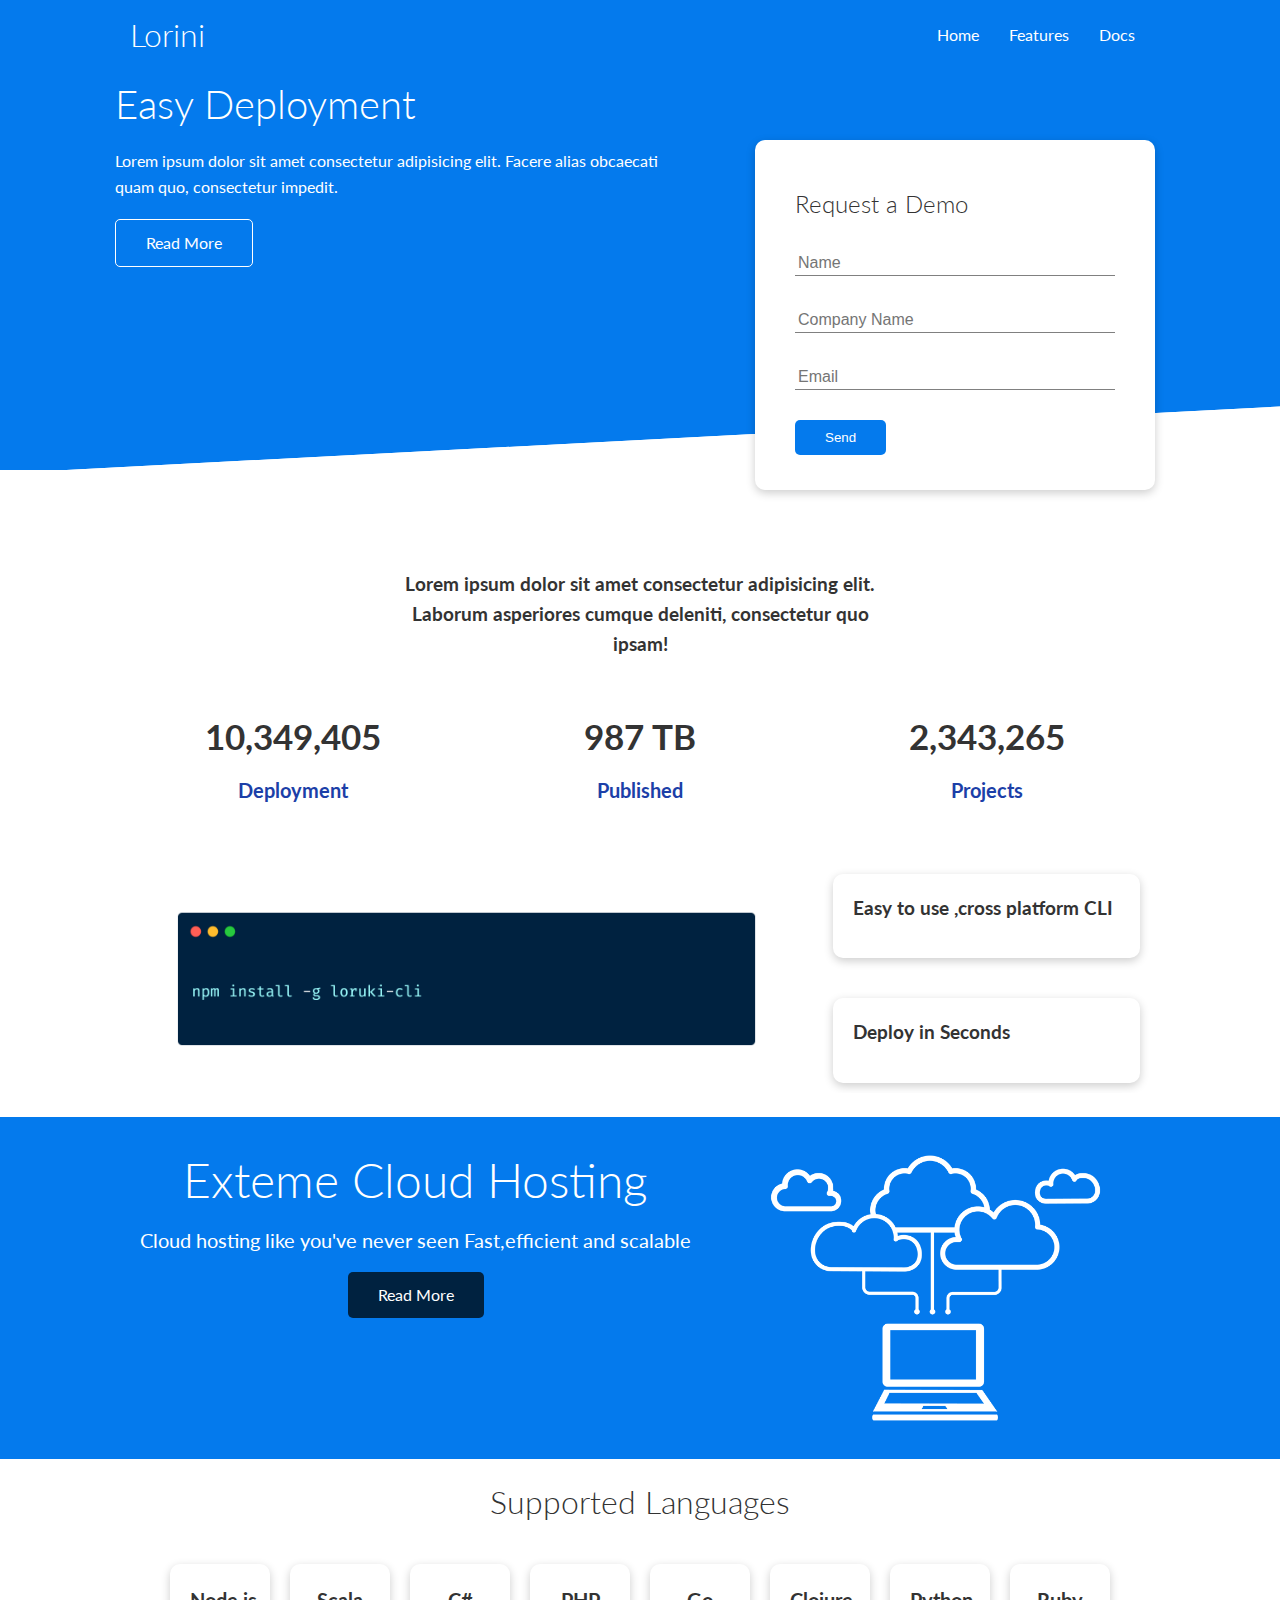
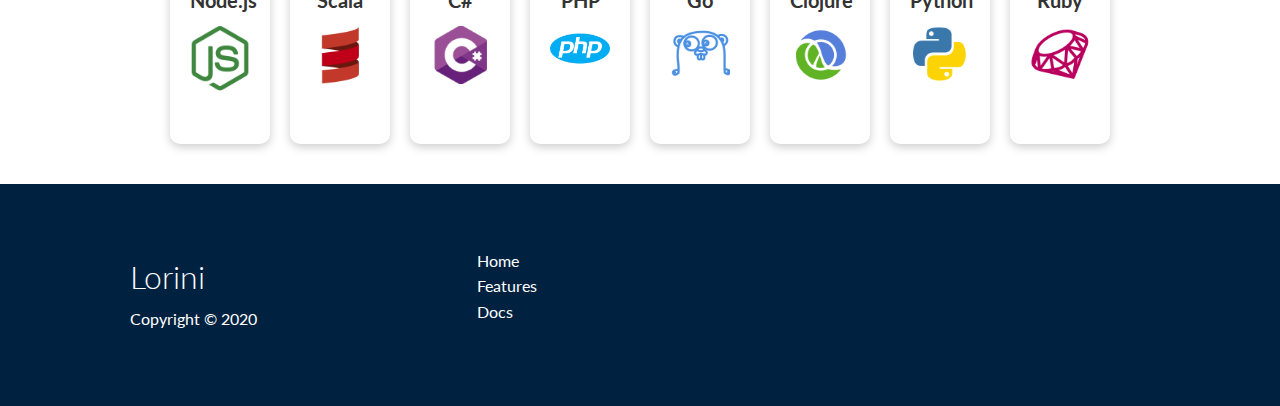
<file: index.html>
<!DOCTYPE html>
<html lang="en">
<head>
    <meta charset="UTF-8">
    <meta name="viewport" content="width=device-width, initial-scale=1.0">
    <link rel="stylesheet" href="https://cdnjs.cloudflare.com/ajax/libs/font-awesome/5.15.1/css/all.min.css" integrity="sha512-+4zCK9k+qNFUR5X+cKL9EIR+ZOhtIloNl9GIKS57V1MyNsYpYcUrUeQc9vNfzsWfV28IaLL3i96P9sdNyeRssA==" crossorigin="anonymous" />
    <link rel="stylesheet" href="utilites.css">
    <link rel="stylesheet" href="style.css">
    <title>Lorini</title>
</head>
<body>
    <!--navbar-->
    <div class="navbar">
        <div class="container flex">
            <h1 class="logo">Lorini</h1>
            <nav>
                <ul>
                    <li><a href="index.html">Home</a></li>
                    <li><a href="features.html">Features</a></li>
                    <li><a href="Docs.html">Docs</a></li>
                </ul>
            </nav>
        </div>
    </div>
   <!--ShowCase-->
   <section class="showcase">
       <div class="container grid">
          <div class="showcase-text">
              <h1>Easy Deployment</h1>
              <p>Lorem ipsum dolor sit amet
                   consectetur adipisicing elit. 
                   Facere alias obcaecati quam quo,
                    consectetur impedit.</p>
                    <a href="features.html" class="btn btn-outline">Read More</a>
          </div>  
          <div class="showcase-form card">
              <h2>Request a Demo</h2>
              <form>
                  <div class="form-control">
                      <input type="text" name="name" placeholder="Name" required>
                  </div>
                  <div class="form-control">
                      <input type="text" name="company" placeholder="Company Name" required>
                  </div>
                  <div class="form-control">
                      <input type="email" name="email" placeholder="Email" required>  
                  </div>
                  <input type="submit" value="Send" class="btn btn-primary">
               </form>
          </div>
       </div>
   </section>
   <section class="stats">
       <div class="container">
           <h3 class="stats-heading text-center my-1">
               Lorem ipsum dolor sit amet consectetur adipisicing elit. Laborum asperiores cumque deleniti, consectetur quo ipsam!
           </h3>
           <div class="grid grid-3 text-center my-4">
               <div>
                   <i class="fas fa-server fa-3x"></i>
                   <h3>10,349,405</h3>
                   <p class="text-secondary">Deployment</p>
               </div>
               <div>
                <i class="fas fa-upload fa-3x"></i>
                <h3>987 TB</h3>
                <p class="text-secondary">Published</p>
               </div>
               <div>
                <i class="fas fa-project-diagram fa-3x"></i>
                <h3>2,343,265</h3>
                <p class="text-secondary">Projects</p>
               </div>
           </div>
       </div>
   </section>

   <!-- ClI -->
   <section class="cli">
       <div class="container grid">
           <img src="images/cli.png" alt="">
           <div class="card">
               <h3>Easy to use ,cross platform CLI</h3>
           </div>
           <div class="card">
               <h3>Deploy in Seconds</h3>
           </div>
       </div>
   </section>

   <!-- Cloud -->
   <section class="cloud bg-primary my-2 py-2">
       <div class="container grid">
           <div class="text-center">
               <h2 class="lg">Exteme Cloud Hosting</h2>
               <p class="lead my-1">Cloud hosting like you've never seen 
                   Fast,efficient and scalable
               </p>
               <a href="features.html" class="btn btn-dark">Read More</a>
           </div>
           <img src="images/cloud.png" alt="">
       </div>
   </section>

   <!-- Languages -->
   <section class="languages">
       <h2 class="md text-center my-2">
           Supported Languages
       </h2>
       <div class="container flex">
           <div class="card">
               <h4>Node.js</h4>
               <img src="images/logos/node.png" alt="">
           </div>
           <div class="card">
               <h4>Scala</h4>
               <img src="images/logos/scala.png" alt="">
           </div>
           <div class="card">
               <h4>C#</h4>
               <img src="images/logos/csharp.png" alt="">
           </div>
           <div class="card">
               <h4>PHP<h4>
               <img src="images/logos/php.png" alt="">
           </div>
           <div class="card">
               <h4>Go<h4>
               <img src="images/logos/go.png" alt="">
           </div>
           <div class="card">
               <h4>Clojure</h4>
               <img src="images/logos/clojure.png" alt="">
           </div>
           <div class="card">
               <h4>Python</h4>
               <img src="images/logos/python.png" alt="">
           </div>
           <div class="card">
               <h4>Ruby</h4>
               <img src="images/logos/ruby.png" alt="">
           </div>
       </div>
   </section>

   <!-- footer -->
   <footer class="footer bg-dark py-5">
       <div class="container grid grid-3">
           <div>
               <h1>Lorini</h1>
               <p>Copyright &copy; 2020</p>
           </div>
           <nav>
               <ul>
                   <li><a href="index.html">Home</a></li>
                   <li><a href="features.html">Features</a></li>
                   <li><a href="docs.html">Docs</a></li>
               </ul>
           </nav>
           <div class="social">
               <a href="#"><i class="fab fa-github fa-2x"></i></a>
               <a href="#"><i class="fab fa-facebook fa-2x"></i></a>
               <a href="#"><i class="fab fa-instagram fa-2x"></i></a>
               <a href="#"><i class="fab fa-twitter fa-2x"></i></a>
           </div>
       </div>
   </footer>
</body>
</html>
</file>
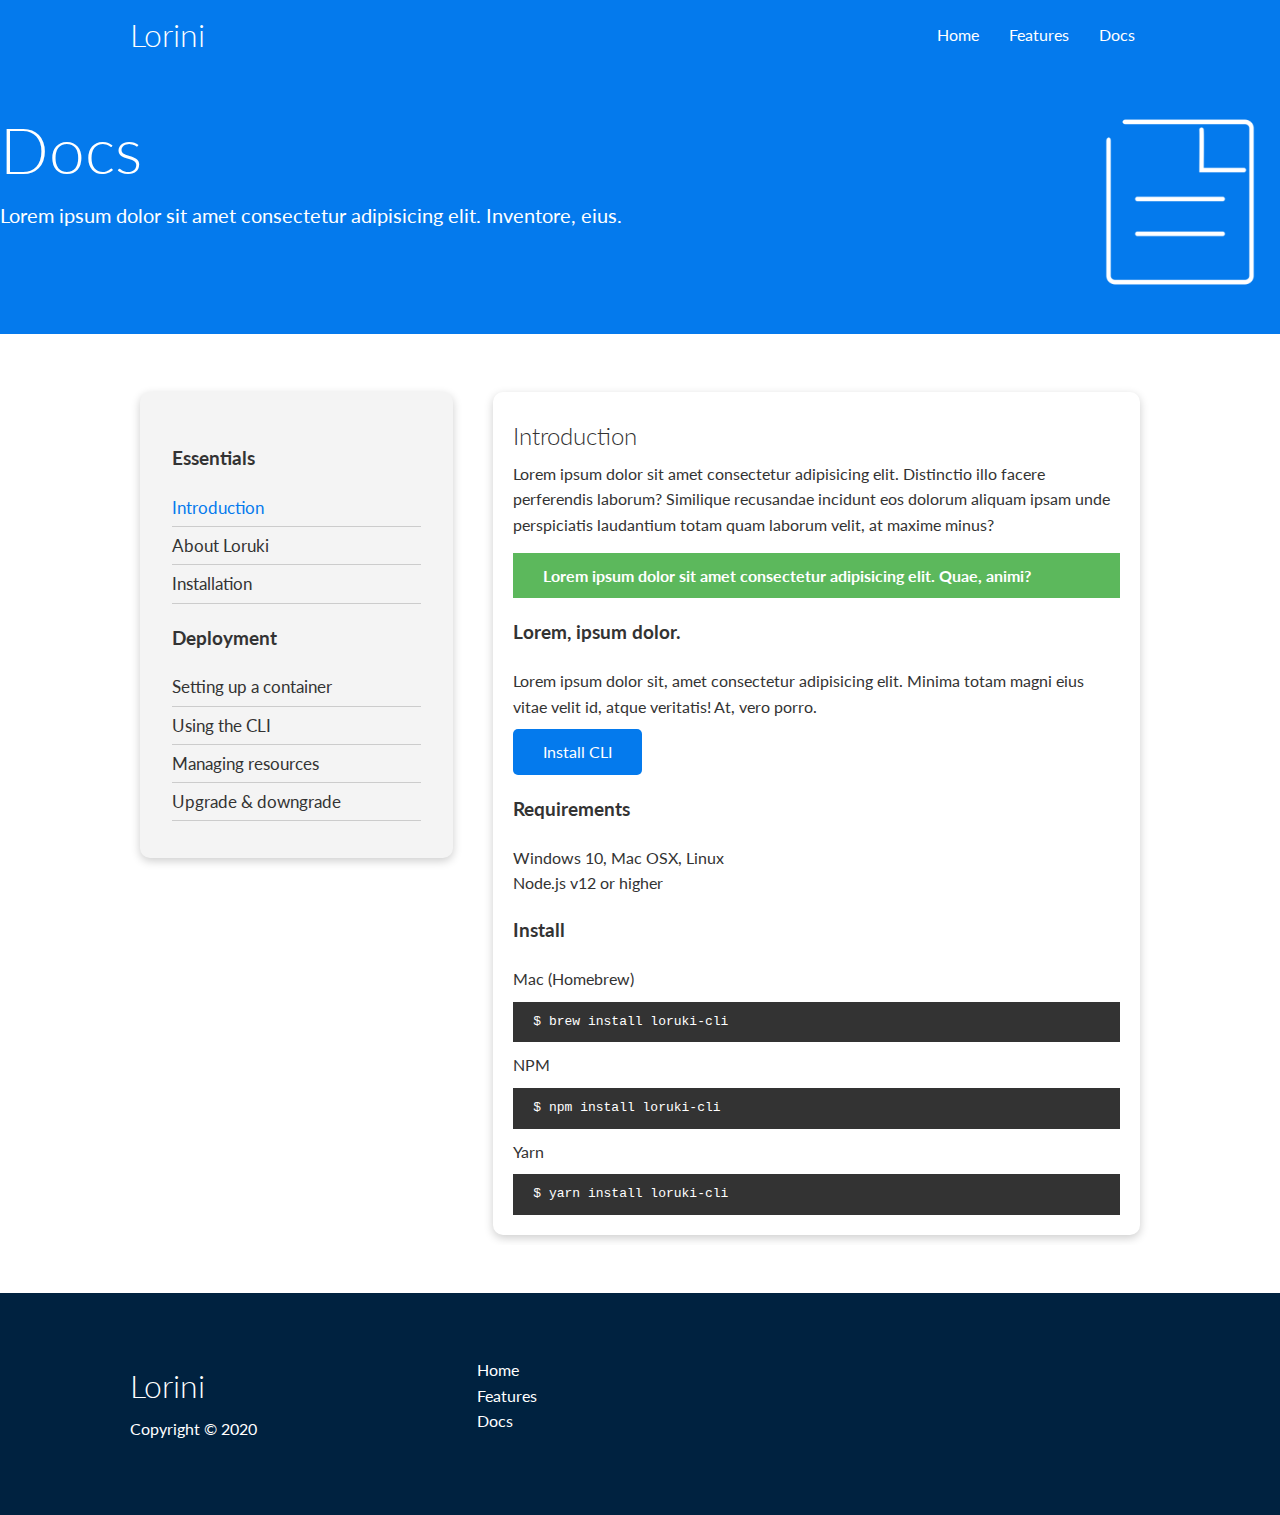
<file: docs.html>
<!DOCTYPE html>
<html lang="en">
<head>
    <meta charset="UTF-8">
    <meta name="viewport" content="width=device-width, initial-scale=1.0">
    <link rel="stylesheet" href="https://cdnjs.cloudflare.com/ajax/libs/font-awesome/5.15.1/css/all.min.css" integrity="sha512-+4zCK9k+qNFUR5X+cKL9EIR+ZOhtIloNl9GIKS57V1MyNsYpYcUrUeQc9vNfzsWfV28IaLL3i96P9sdNyeRssA==" crossorigin="anonymous" />
    <link rel="stylesheet" href="utilites.css">
    <link rel="stylesheet" href="style.css">
    <title>Lorini</title>
</head>
<body>
    <!--navbar-->
    <div class="navbar">
        <div class="container flex">
            <h1 class="logo">Lorini</h1>
            <nav>
                <ul>
                    <li><a href="index.html">Home</a></li>
                    <li><a href="features.html">Features</a></li>
                    <li><a href="Docs.html">Docs</a></li>
                </ul>
            </nav>
        </div>
    </div>
 <!-- head -->

 <section class="docs-head bg-primary py-3">
     <div class="contanier grid">
         <div>
             <h1 class="xl">Docs</h1>
             <p class="lead">
                 Lorem ipsum dolor sit amet consectetur adipisicing elit. Inventore, eius.
             </p>
         </div>
         <img src="images/docs.png" alt="">
     </div>
 </section>


    <!-- Docs main -->
    <section class="docs-main my-4">
        <div class="container grid">
            <div class="card bg-light p-3">
                <h3 class="my-2">Essentials</h3>
                <nav>
                    <ul>
                        <li><a class="text-primary" href="#">Introduction</a></li>
                        <li><a href="#">About Loruki</a></li>
                        <li><a href="#">Installation</a></li>
                    </ul>
                </nav>

                <h3 class="my-2">Deployment</h3>
                <nav>
                    <ul>
                        <li><a href="#">Setting up a container</a></li>
							<li><a href="#">Using the CLI</a></li>
							<li><a href="#">Managing resources</a></li>
							<li><a href="#">Upgrade & downgrade</a></li>
                    </ul>
                </nav>
            </div>
            <div class="card">
                <h2>Introduction</h2>
                <p>Lorem ipsum dolor sit amet consectetur adipisicing elit. Distinctio illo facere perferendis laborum? Similique recusandae incidunt eos dolorum aliquam ipsam unde perspiciatis laudantium totam quam laborum velit, at maxime minus?</p>

                <div class="alert alert-success">
                    <i class="fas fa-info"></i> Lorem ipsum dolor sit amet consectetur adipisicing elit. Quae, animi?
                </div>

                <h3>Lorem, ipsum dolor.</h3>
                <p>Lorem ipsum dolor sit, amet consectetur adipisicing elit. Minima totam magni eius vitae velit id, atque veritatis! At, vero porro.</p>
                <a href="#" class="btn btn-primary">Install CLI</a>

                <h3>Requirements</h3>
                <ul>
                    <li>Windows 10, Mac OSX, Linux</li>
                    <li>Node.js v12 or higher</li>
                </ul>

                <h3>Install</h3>
                <p>Mac (Homebrew)</p>
                <pre><code>$ brew install loruki-cli</code></pre>
                <p>NPM</p>
                <pre><code>$ npm install loruki-cli</code></pre>
                <p>Yarn</p>
                <pre><code>$ yarn install loruki-cli</code></pre>

            </div>
        </div>
    </section>

 
 <!-- footer -->
 <footer class="footer bg-dark py-5">
    <div class="container grid grid-3">
        <div>
            <h1>Lorini</h1>
            <p>Copyright &copy; 2020</p>
        </div>
        <nav>
            <ul>
                <li><a href="index.html">Home</a></li>
                <li><a href="features.html">Features</a></li>
                <li><a href="docs.html">Docs</a></li>
            </ul>
        </nav>
        <div class="social">
            <a href="#"><i class="fab fa-github fa-2x"></i></a>
            <a href="#"><i class="fab fa-facebook fa-2x"></i></a>
            <a href="#"><i class="fab fa-instagram fa-2x"></i></a>
            <a href="#"><i class="fab fa-twitter fa-2x"></i></a>
        </div>
    </div>
</footer>
</body>
</html>
</file>
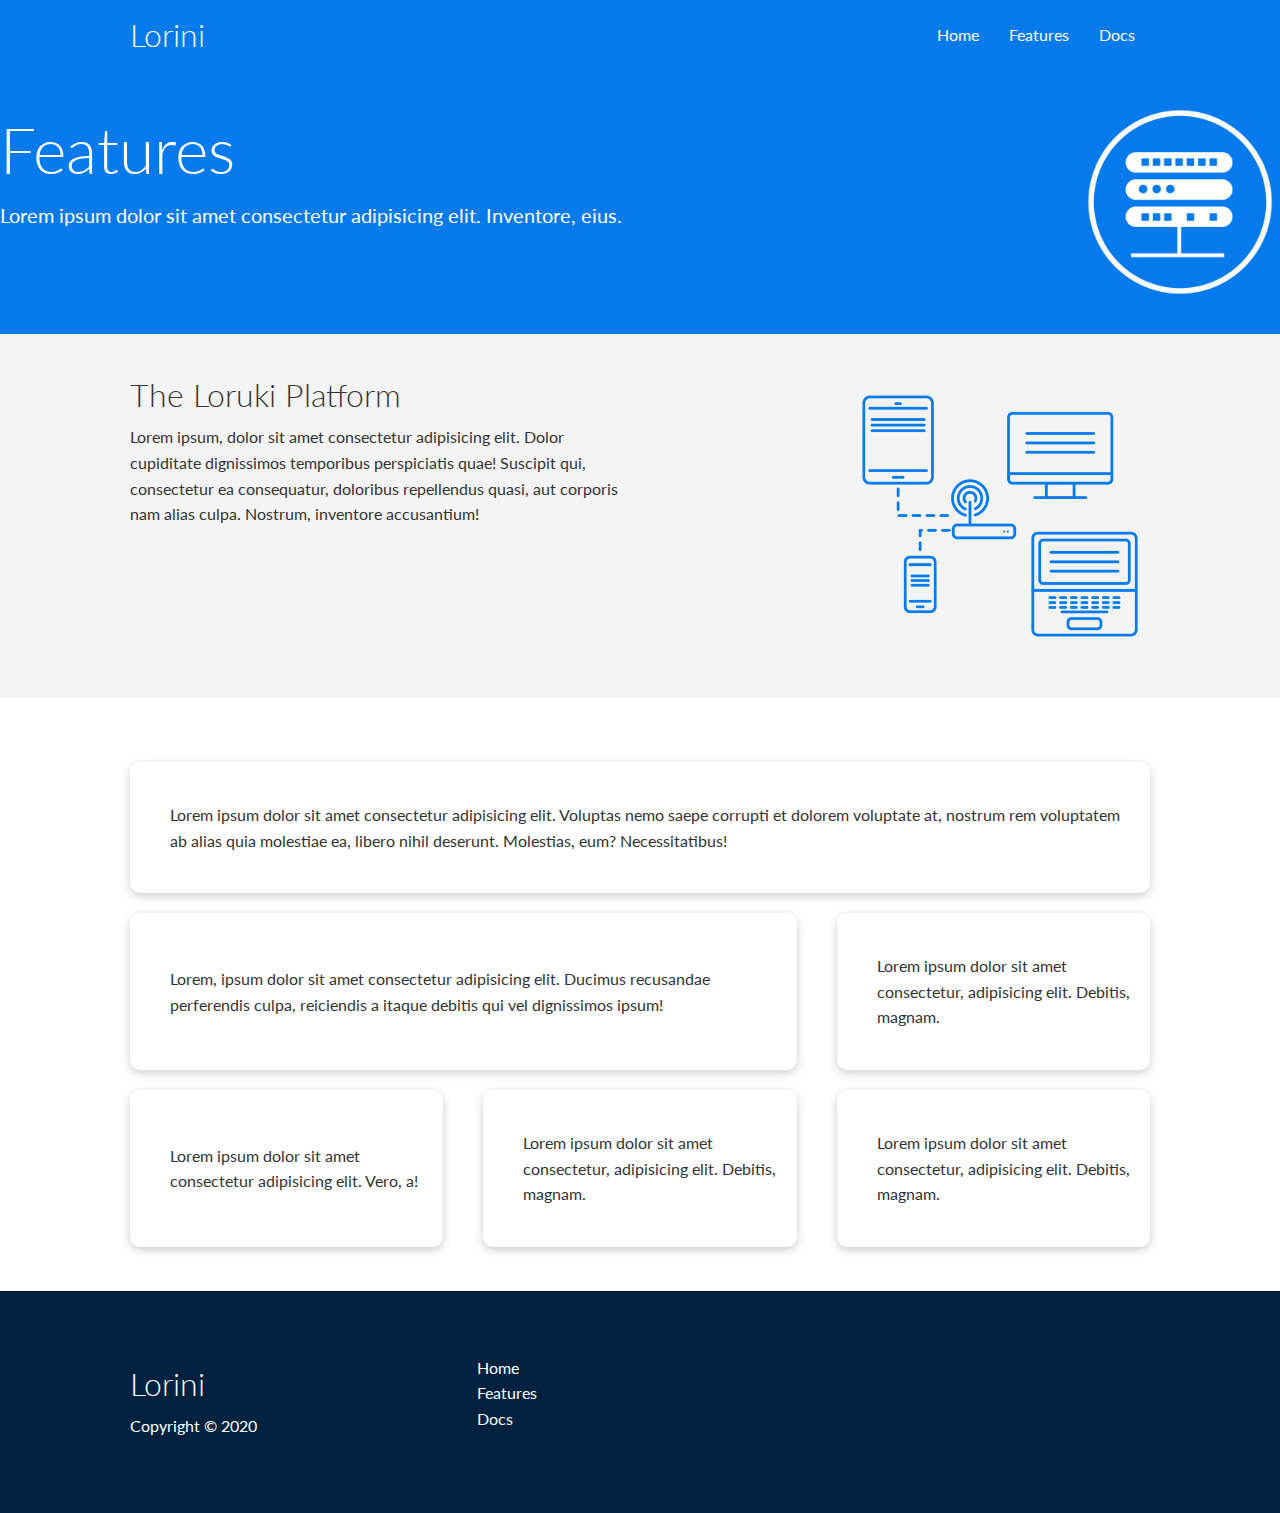
<file: features.html>
<!DOCTYPE html>
<html lang="en">
<head>
    <meta charset="UTF-8">
    <meta name="viewport" content="width=device-width, initial-scale=1.0">
    <link rel="stylesheet" href="https://cdnjs.cloudflare.com/ajax/libs/font-awesome/5.15.1/css/all.min.css" integrity="sha512-+4zCK9k+qNFUR5X+cKL9EIR+ZOhtIloNl9GIKS57V1MyNsYpYcUrUeQc9vNfzsWfV28IaLL3i96P9sdNyeRssA==" crossorigin="anonymous" />
    <link rel="stylesheet" href="utilites.css">
    <link rel="stylesheet" href="style.css">
    <title>Lorini</title>
</head>
<body>
    <!--navbar-->
    <div class="navbar">
        <div class="container flex">
            <h1 class="logo">Lorini</h1>
            <nav>
                <ul>
                    <li><a href="index.html">Home</a></li>
                    <li><a href="features.html">Features</a></li>
                    <li><a href="Docs.html">Docs</a></li>
                </ul>
            </nav>
        </div>
    </div>
 <!-- head -->

 <section class="features-head bg-primary py-3">
     <div class="contanier grid">
         <div>
             <h1 class="xl">Features</h1>
             <p class="lead">
                 Lorem ipsum dolor sit amet consectetur adipisicing elit. Inventore, eius.
             </p>
         </div>
         <img src="images/server.png" alt="">
     </div>
 </section>
 <!-- Sub head -->
 <section class="features-sub-head bg-light py-3">
    <div class="container grid">
        <div>
            <h1 class="md">The Loruki Platform</h1>
            <p>
                Lorem ipsum, dolor sit amet consectetur adipisicing elit. Dolor cupiditate dignissimos temporibus perspiciatis quae! Suscipit qui, consectetur ea consequatur, doloribus repellendus quasi, aut corporis nam alias culpa. Nostrum, inventore accusantium!
            </p>
        </div>
        <img src="images/server2.png" alt="">
    </div>
</section>

<section class="features-main my-2">
    <div class="container grid grid-3">
        <div class="card flex">
            <i class="fas fa-server fa-3x"></i>
            <p>Lorem ipsum dolor sit amet consectetur adipisicing elit. Voluptas nemo saepe corrupti et dolorem voluptate at, nostrum rem voluptatem ab alias quia molestiae ea, libero nihil deserunt. Molestias, eum? Necessitatibus!</p>
        </div>
        <div class="card flex">
            <i class="fas fa-network-wired fa-3x"></i>
            <p>
                Lorem, ipsum dolor sit amet consectetur adipisicing elit. Ducimus
                recusandae perferendis culpa, reiciendis a itaque debitis qui vel
                dignissimos ipsum!
            </p>
        </div>
        <div class="card flex">
            <i class="fas fa-laptop-code fa-3x"></i>
            <p>
                Lorem ipsum dolor sit amet consectetur, adipisicing elit. Debitis,
                magnam.
            </p>
        </div>
        <div class="card flex">
            <i class="fas fa-database fa-3x"></i>
            <p>
                Lorem ipsum dolor sit amet consectetur adipisicing elit. Vero, a!
            </p>
        </div>
        <div class="card flex">
            <i class="fas fa-power-off fa-3x"></i>
            <p>
                Lorem ipsum dolor sit amet consectetur, adipisicing elit. Debitis,
                magnam.
            </p>
        </div>
        <div class="card flex">
            <i class="fas fa-upload fa-3x"></i>
            <p>
                Lorem ipsum dolor sit amet consectetur, adipisicing elit. Debitis,
                magnam.
            </p>
        </div>
    </div>
</section>
 
 <!-- footer -->
 <footer class="footer bg-dark py-5">
    <div class="container grid grid-3">
        <div>
            <h1>Lorini</h1>
            <p>Copyright &copy; 2020</p>
        </div>
        <nav>
            <ul>
                <li><a href="index.html">Home</a></li>
                <li><a href="features.html">Features</a></li>
                <li><a href="docs.html">Docs</a></li>
            </ul>
        </nav>
        <div class="social">
            <a href="#"><i class="fab fa-github fa-2x"></i></a>
            <a href="#"><i class="fab fa-facebook fa-2x"></i></a>
            <a href="#"><i class="fab fa-instagram fa-2x"></i></a>
            <a href="#"><i class="fab fa-twitter fa-2x"></i></a>
        </div>
    </div>
</footer>
</body>
</html>
</file>
<file: utilites.css>
.container{
    max-width: 1100px;
    margin: 0 auto;
    overflow: auto;
    padding:0 40px;
}

.card{
    background-color:#fff;
    color:#333;
    border-radius:10px;
    box-shadow: 0px 3px 10px rgba(0,0,0,.2);
    padding:20px;
    margin: 10px;
}

.btn{
    display:inline-block;
    padding:10px 30px;
    cursor: pointer;
    background-color:var(--primary-color);
    color:#fff;
    border: none;
    border-radius:5px
}

.btn-outline{
    background-color:transparent;
    border: 1px #fff solid;
}

.btn:hover{
    transform :scale(0.95)
}

/* backgrround & colored buttons */
.bg-primary,
.btn-primary {
  background-color: var(--primary-color);
  color: #fff;
}

.bg-secondary,
.btn-secondary {
  background-color: var(--secondary-color);
  color: #fff;
}

.bg-dark,
.btn-dark {
  background-color: var(--dark-color);
  color: #fff;
}

.bg-light,
.btn-light {
  background-color: var(--light-color);
  color: #333;
}

.bg-primary a,
.btn-primary a,
.bg-secondary a,
.btn-secondary a,
.bg-dark a,
.btn-dark a {
  color: #fff;
}

/* alert */
.alert {
    background-color: var(--light-color);
    padding: 10px 20px;
    font-weight: bold;
    margin: 15px 0;
  }
  
  .alert i {
    margin-right: 10px;
  }
  
  .alert-success {
    background-color: var(--success-color);
    color: #fff;
  }
  
  .alert-error {
    background-color: var(--error-color);
    color: #fff;
  }
/* Text colors */
.text-primary {
  color: var(--primary-color);
}

.text-secondary {
  color: var(--secondary-color);
}

.text-dark {
  color: var(--dark-color);
}

.text-light {
  color: var(--light-color);
}


/* text sizes */
.lead{
    font-size: 20px;
}

.sm{
    font-size: 1rem;
}
.md{
    font-size: 2rem;
}
.lg{
    font-size: 3rem;
}

.xl{
    font-size: 4rem;
}
.text-center{
    text-align: center;
}

.flex{
    display: flex;
    justify-content: center;
    align-items: center;
    height: 100%;
}

.grid{
    display: grid;
    grid-template-columns: repeat(2,1fr);
    gap:20px;
    justify-content:center;
    align-self: center;
    height: 100%;
}

.grid-3{
    grid-template-columns: repeat(3,1fr);

}

/* Margin */
.my-1{
    margin: 1rem 0;
} 

.my-2{
    margin: 1.5rem 0;
}

.my-3{
    margin: 2rem 0;
}

.my-4{
    margin: 3rem 0;
}

.my-5{
    margin: 4rem 0;
}

.m-1{
    margin: 1rem;
}

.m-2{
    margin: 1.5rem;
}

.m-3{
    margin: 2rem;
}

.m-4{
    margin: 3rem;
}

.m-5{
    margin: 4rem;
}

/* Padding */
.py-1{
    padding: 1rem 0;
} 

.py-2{
    padding: 1.5rem 0;
}

.py-3{
    padding: 2rem 0;
}

.py-4{
    padding: 3rem 0;
}

.py-5{
    padding: 4rem 0;
}

.p-1{
    padding: 1rem;
}

.p-2{
    padding: 1.5rem;
}

.p-3{
    padding: 2rem;
}

.p-4{
    padding: 3rem;
}

.p-5{
    padding: 4rem;
}
</file>
<file: style.css>
@import url('https://fonts.googleapis.com/css2?family=Lato:wght@300&display=swap');

:root{
    --primary-color:#047aed;
    --secondary-color:#1c3fa8;
    --dark-color:#002240;
    --light-color:#f4f4f4;
    --success-color: #5cb85c;
    --error-color: #d9534f;
}

*{
    box-sizing: border-box;
    margin: 0;
    padding: 0;
}

body{
    font-family:'Lato','sans-serif';
    color:#333;
    line-height:1.6;

}
ul{
    list-style-type: none;
}
a{
    text-decoration: none;
    color:#333
}
h1,h2{
    font-weight: 300;
    line-height: 1.2;
    margin: 10px 0;
}

p{
    margin: 10px 0;
}
img{
    width:100%;
}
code,pre{
    background:#333;
    color:#FFF;
    padding: 10px;
}
/* navbar */
.navbar {
    background:var(--primary-color);
    color:white;
   height:70px 
}
.navbar ul{
    display:flex;
}
.navbar a{
    color: white;
    padding:10px;
    margin: 0 5px;
}
.navbar a:hover{
    border-bottom:2px #fff solid;
}
.navbar .flex{
    justify-content: space-between;
}
/* ShowCase */

.showcase{
    height: 400px;
    background-color:var(--primary-color);
    color:white;
    position: relative;
}
.showcase h1{
    font-size:40px;
}
.showcase p{
    margin: 20px 0;
}
.showcase .grid{
    grid-template-columns: 55% 45%;
    gap:30px;
    overflow: visible;
}
.showcase-text{
    animation : slideInFromLeft 1s ease-in;
}

.showcase-form{
    position: relative;
    top: 60px;
    height: 350px;
    width:400px;
    padding: 40px;
    z-index: 100;
    justify-self: flex-end;
    animation : slideInFromRight 1s ease-in;

}
.showcase-form .form-control{
    margin: 30px 0;
}
.showcase-form input[type='text'],
.showcase-form input[type='email']{
    border: 0;
    border-bottom:1px solid gray;
    width: 100%;
    padding:3px;
    font-size: 16px;
}
.showcase input:focus{
    outline:none;
}

.showcase::before,.showcase::after{
    content:"";
    position: absolute;
    height: 100px;
    bottom:-70px;
    right: 0;
    left: 0;
    background:white;
    transform:skewY(-3deg)
}
/* stats */

.stats{
    padding-top:100px;
    animation : slideInFromBottom 1s ease-in;

}

.stats-heading{
    max-width: 500px;
    margin:auto;
}
.stats .grid h3{
    font-size: 35px;
}

.stats .grid p{
    font-size:20px;
    font-weight:bold;
}

/* CLI */

.cli .grid{
    grid-template-columns: repeat(3,1fr);
    grid-template-rows: repeat(2,1fr);
}

.cli .grid > *:first-child{
    grid-column:1/span 2;
    grid-row:1/span 2
}

/* Cloud */
.cloud .grid{
    grid-template-columns: 4fr 3fr;
}

.languages .flex{
    flex-wrap: wrap;
}

.languages .card{
    text-align:center;
    margin: 18px 10px 40px;
    width: 100px;
    height: 180px;
    cursor: pointer;
    transition: transform 0.4s ease-in-out
}
.languages .card:hover{
    transform:translateY(-15px)
}
.languages .card h4{
    font-size: 20px;
    margin-bottom:10px;
}

/* features */
    .features-head img,.docs-head img{
        width: 200px;
        justify-self:flex-end;
    }

    .features-sub-head img{
        width: 300px;
        justify-self:flex-end;
    }
   .features-main .card > i{
       margin-right:20px
   }
   .features-main .grid{
       padding: 30px;
   }
   .features-main .grid >*:first-child{
       grid-column: 1/span 3;
   }
   .features-main .grid >*:nth-child(2){
    grid-column: 1/span 2;
}

/* docs */

.docs-main h3{
    margin :20px 0;
}
.docs-main .grid{
    grid-template-columns:1fr 2fr;
    align-items:flex-start;
}
.docs-main nav li{
    font-size: 17px;
    padding-bottom: 5px;
    margin-bottom:5px;
    border-bottom:1px solid #ccc
}
.docs-main nav li:hover{
    font-weight: bold;
    border-bottom:3px solid #ccc
}


/* footer */

.footer .social a{
    margin: 0 10px;
}


/* Animations */
@keyframes slideInFromLeft {
    0% {
      transform: translateX(-100%);
    }
  
    100% {
      transform: translateX(0);
    }
  }
  
  @keyframes slideInFromRight {
    0% {
      transform: translateX(100%);
    }
  
    100% {
      transform: translateX(0);
    }
  }
  
  @keyframes slideInFromTop {
    0% {
      transform: translateY(-100%);
    }
  
    100% {
      transform: translateX(0);
    }
  }
  
  @keyframes slideInFromBottom {
    0% {
      transform: translateY(100%);
    }
  
    100% {
      transform: translateX(0);
    }
  }

/* Tablets*/
@media (max-width:768px){
    .grid,
    .showcase .grid,
    .stats .grid,
    .cli .grid,
    .cloud .grid,
    .features-main .grid,
    .docs-main .grid {
      grid-template-columns: 1fr;
      grid-template-rows: 1fr;
    }
  
    .showcase {
      height: auto;
    }
  
    .showcase-text {
      text-align: center;
      margin-top: 40px;
      animation: slideInFromTop 1s ease-in;
    }
  
    .showcase-form {
      justify-self: center;
      margin: auto;
      animation: slideInFromBottom 1s ease-in;
    }
  
    .cli .grid > *:first-child {
      grid-column: 1;
      grid-row: 1;
    }
  
    .features-head,
    .features-sub-head,
    .docs-head {
      text-align: center;
    }
  
    .features-head img,
    .features-sub-head img,
    .docs-head img {
      justify-self: center;
    }
  
    .features-main .grid > *:first-child,
    .features-main .grid > *:nth-child(2) {
      grid-column: 1;
    }
}

/* Mobile*/
@media (max-width:500px){
    .navbar{
        height: 110px;
        
    }

    .navbar .flex{
        flex-direction: column;
        overflow: hidden;
    }

    .navbar ul{
        padding: 10px;
        background-color:rgba(0,0,0,.1)
    }

}
</file>
